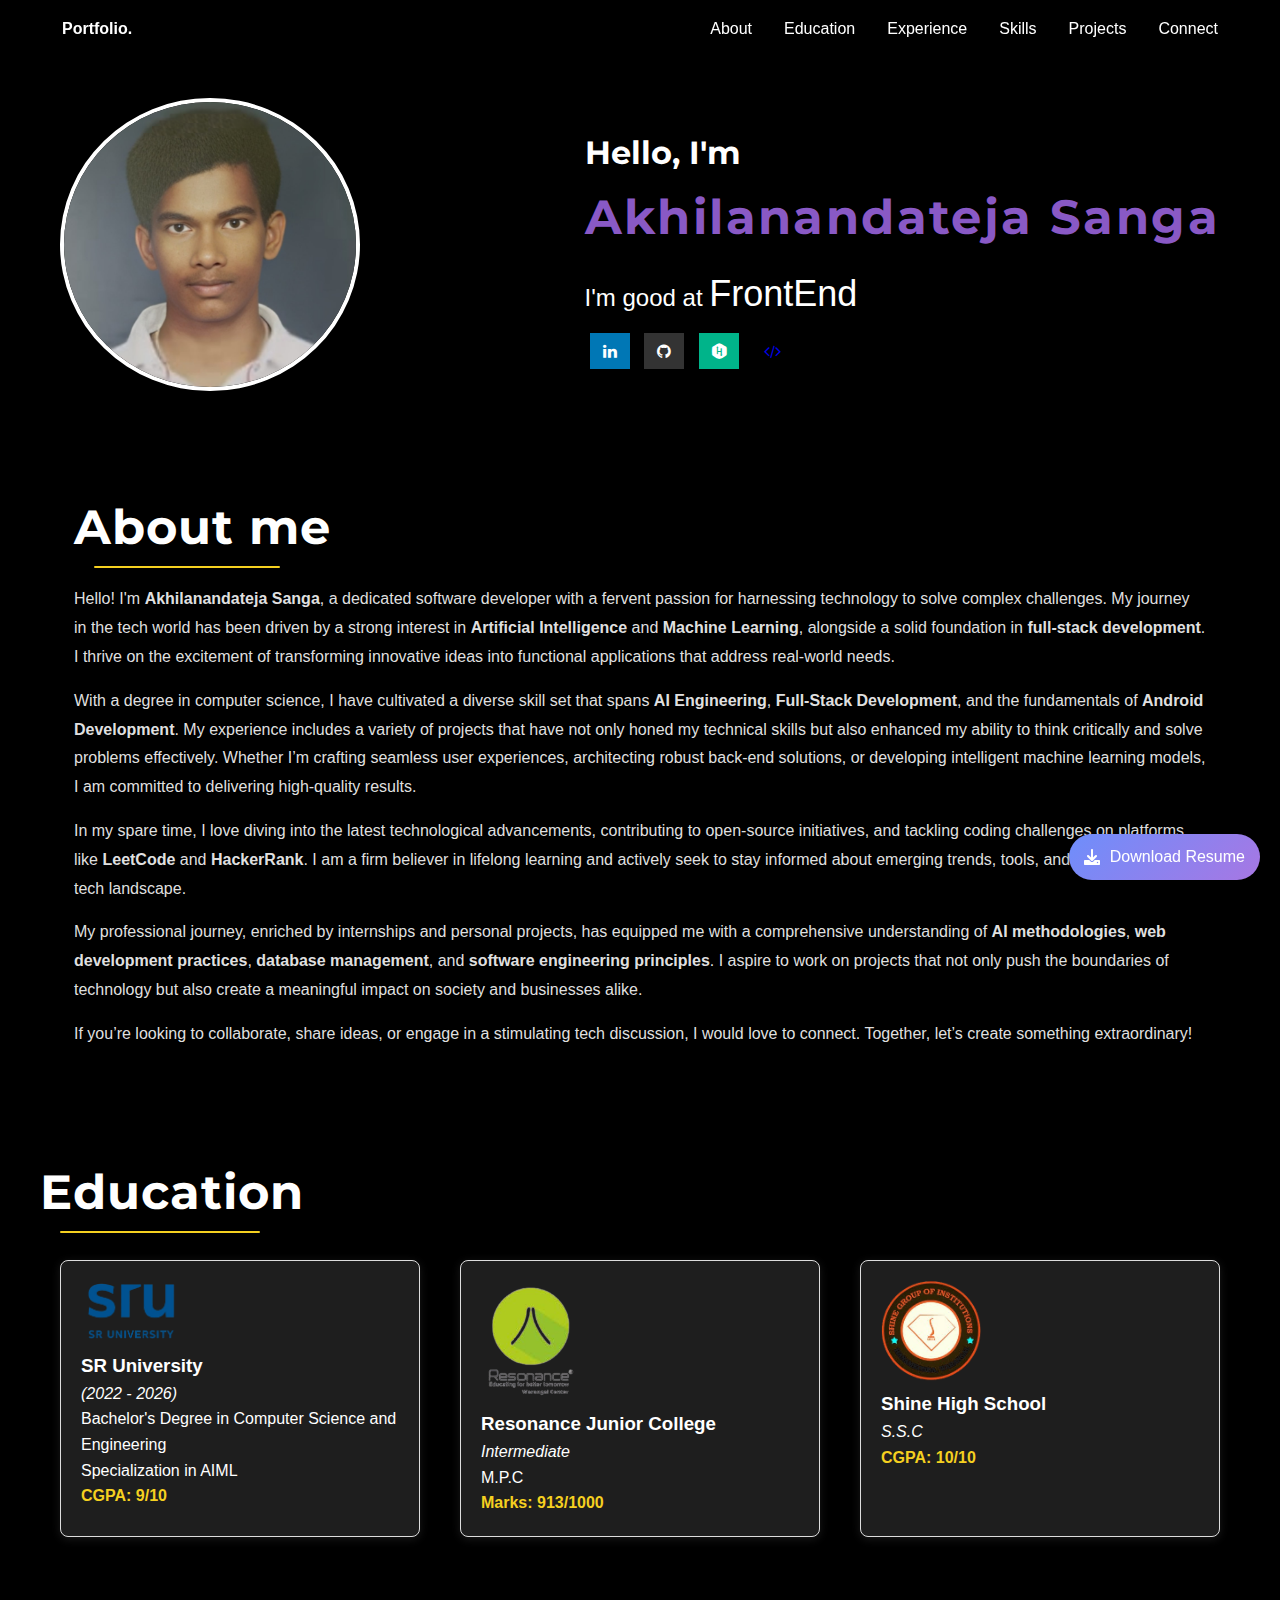
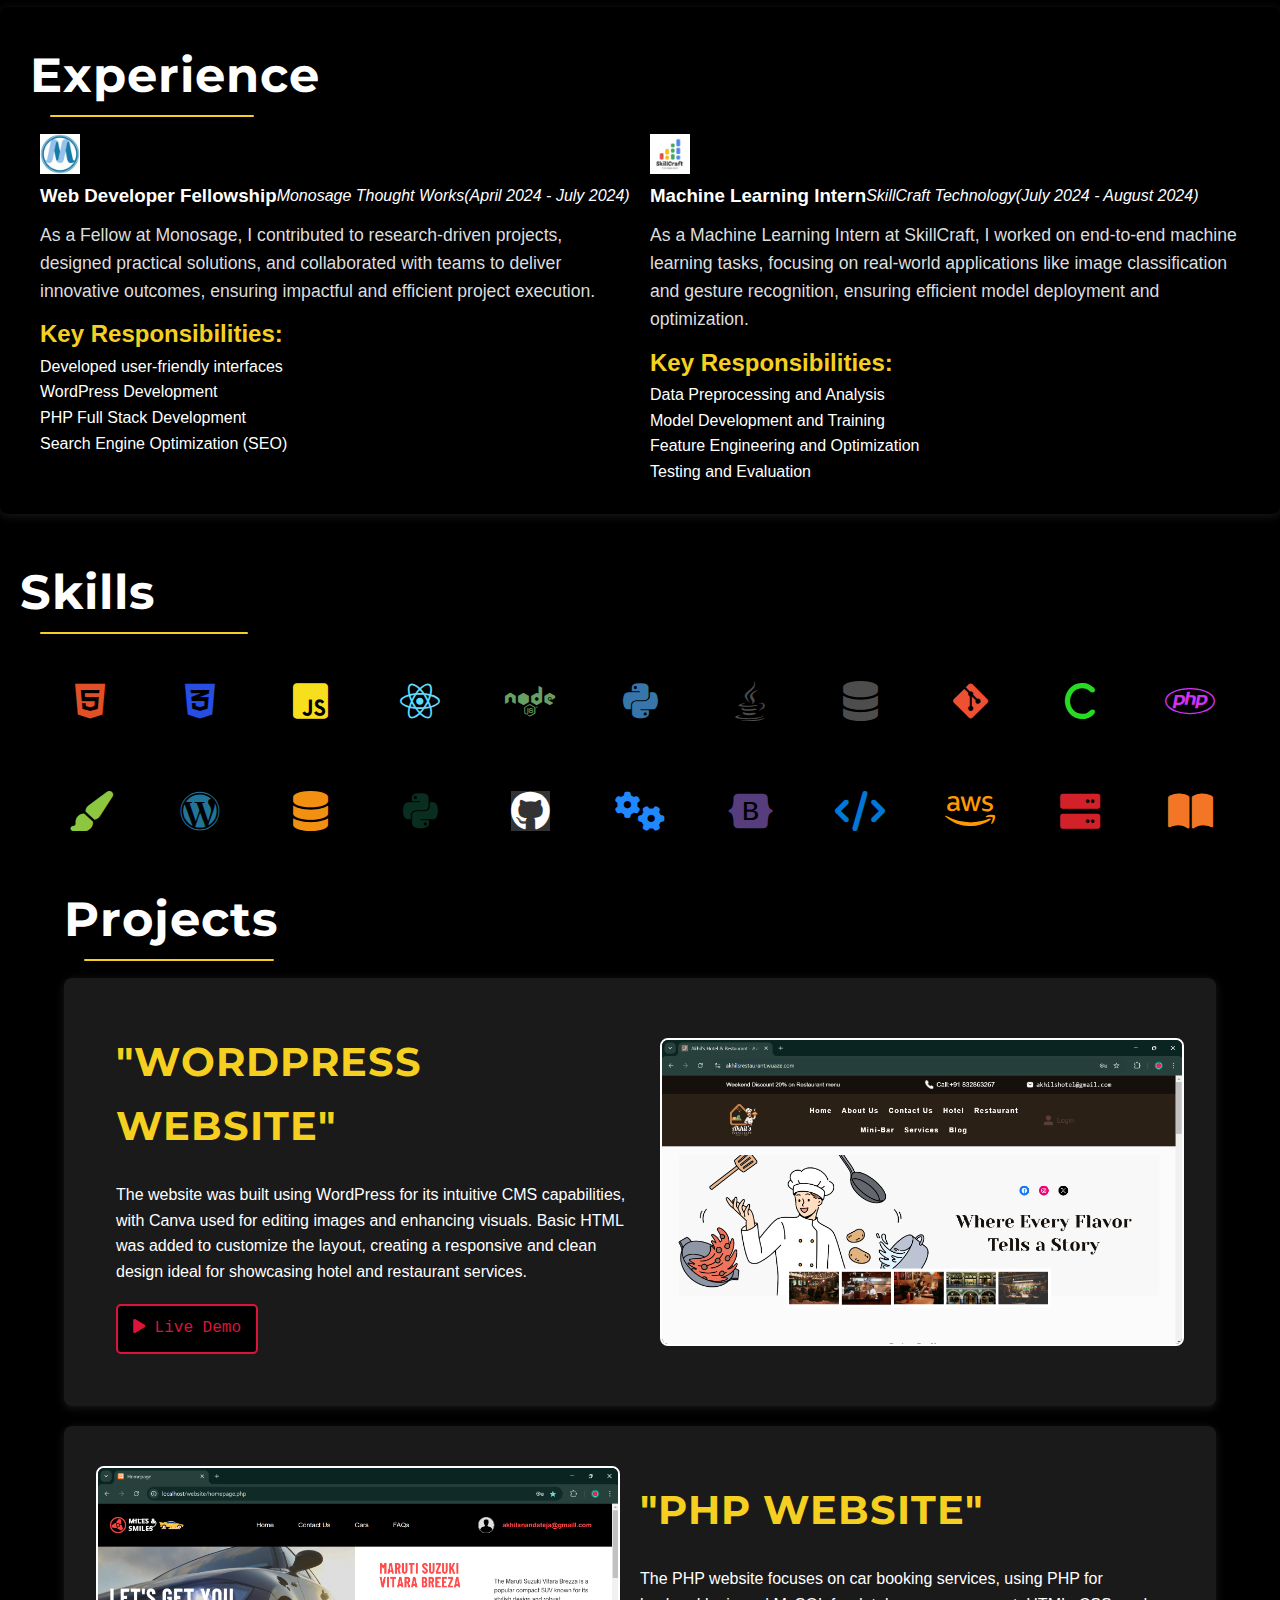
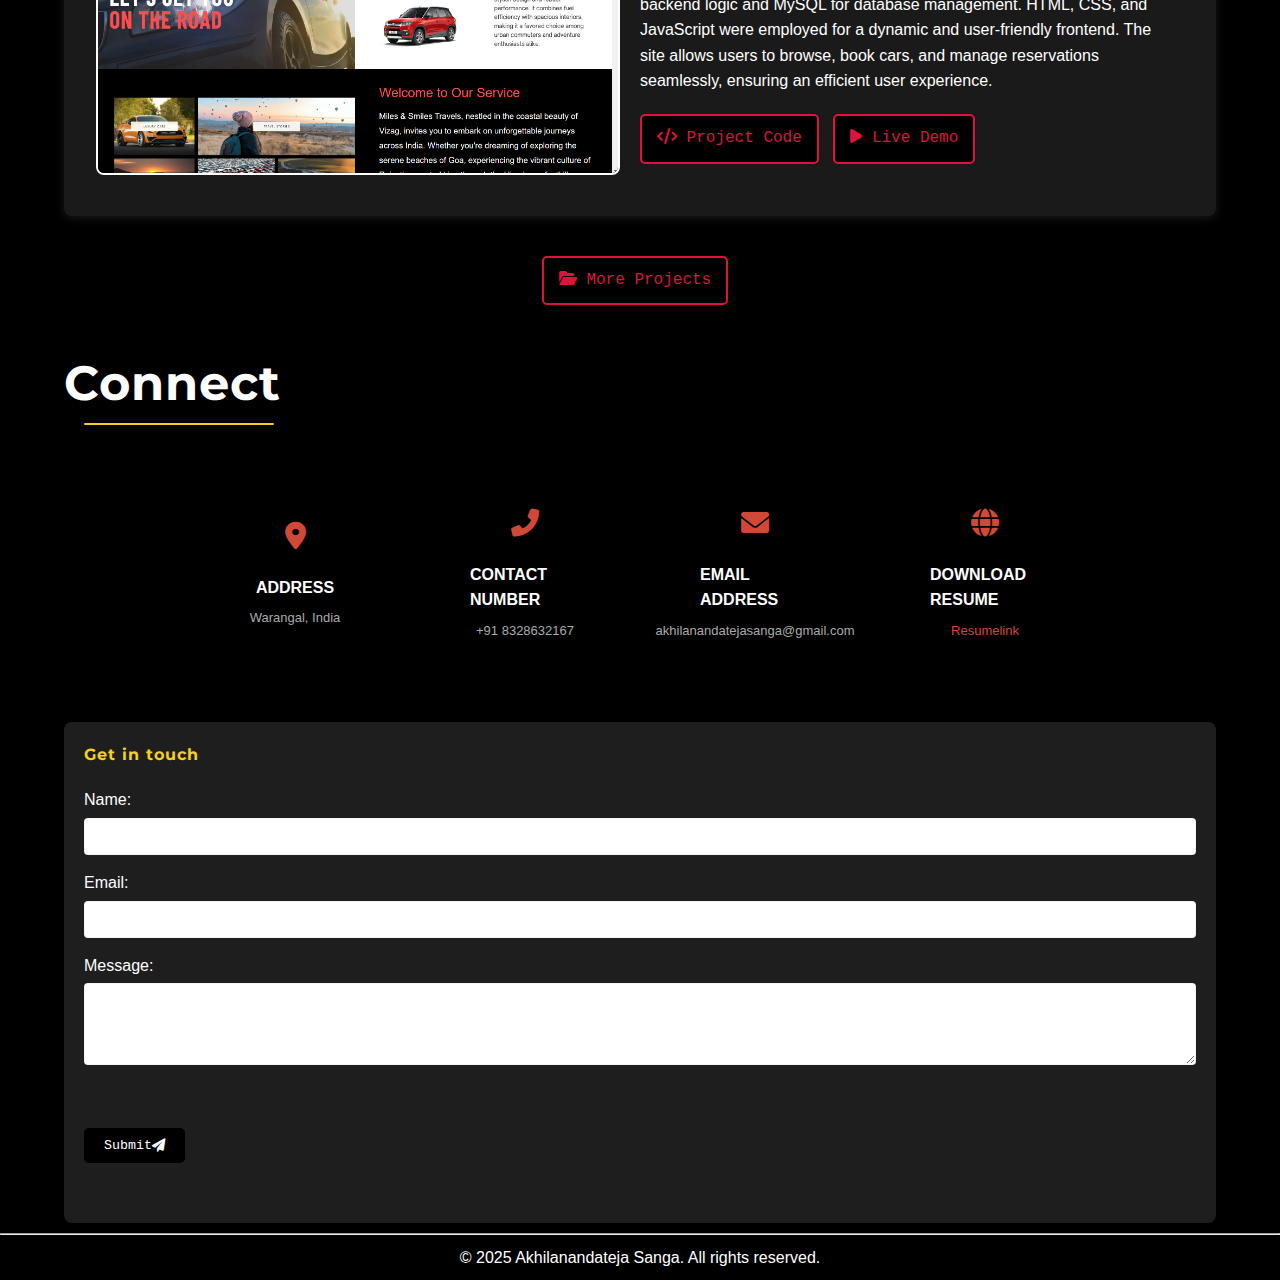
<file: index.html>
<!DOCTYPE html>
<html lang="en">
<head>
  <meta property="og:title" content="Portfolio | Akhilanandateja" />
  <meta property="og:description" content="Portfolio of Akhilanandateja" />
  <meta property="og:image" content="aki.png" />
  <meta property="og:url" content="https://akhilanandateja.github.io/portfolio/" />
  <meta property="og:type" content="website" />
  <meta charset="UTF-8">
  <meta name="viewport" content="width=device-width, initial-scale=1.0">
  <title>Portfolio | Akhilanandateja</title>
  <!-- Favicon -->
  <link rel="icon" type="image/png" href="aki.png">
  <link rel="stylesheet" href="https://cdnjs.cloudflare.com/ajax/libs/font-awesome/6.0.0-beta3/css/all.min.css"> <!-- Font Awesome -->
  <link rel="stylesheet" href="style.css">
  <script src="script.js" defer></script>
  <link href="https://fonts.googleapis.com/css2?family=Montserrat:wght@700&display=swap" rel="stylesheet">
  <link rel="stylesheet" href="https://cdnjs.cloudflare.com/ajax/libs/font-awesome/4.7.0/css/font-awesome.min.css">
</head>
<body>
  <!-- Header -->
 <nav id="navbar">
        <div class="nav-content">
           <a href="#" style="color: white; font-family: 'Poppins', sans-serif; font-weight: bold; text-decoration: none;">Portfolio<b>.</b></a>

            <div class="hamburger" onclick="toggleMenu()">
                <div></div>
                <div></div>
                <div></div>
            </div>
            <ul class="nav-links">
                <li><a href="#about">About</a></li>
                <li><a href="#education">Education</a></li>
               <li><a href="#experience">Experience</a></li>
              <li><a href="#skills">Skills</a></li>
                <li><a href="#projects">Projects</a></li>
                <li><a href="#connect">Connect</a></li>
            </ul>
        </div>
    </nav>

 
  <!-- Hero Section -->
<div class="hero">
  <div class="image-container">
    <img src="aki.png" alt="Akhilanandateja">
  </div>
  <div class="text-content">
    <h2>Hello, I'm</h2>
    <div class="title"><h1>Akhilanandateja Sanga</h1></div>
    <p class="skills1">I'm good at <span id="typed-line" class="skills"></span></p>
    
    <!-- Social Links Section -->
    <a href="#" class="fa fa-linkedin" data-name="LinkedIn"></a>
    <a href="#" class="fa fa-github" data-name="GitHub"></a>
    <a href="#" class="fa fa-hackerrank" data-name="HackerRank"></a>
    <a href="#" class="fa fa-code" data-name="Leet Code"></a>

  </div>
</div>

  <!-- Go to Top Button -->
  <a href="#top" class="go-to-top-button" id="go-to-top">
    <i class="fas fa-arrow-up"></i>
  </a>

  <!-- Download Resume Button -->
  <a href="https://drive.google.com/file/d/1g9Tlz3g3hedWVOU_axLeQ2ks5ulNiocl/view?usp=sharing" target="_blank" class="download-resume-button">
    <i class="fas fa-download"></i> Download Resume
  </a>

  <!-- About Section -->
  <div class="about-me" id="about">
    <div class="pro-h2"><h2>About me</h2></div>
    <p class="about-description">
      Hello! I'm <strong class="highlight">Akhilanandateja Sanga</strong>, a dedicated software developer with a fervent passion for harnessing technology to solve complex challenges. My journey in the tech world has been driven by a strong interest in <strong class="highlight">Artificial Intelligence</strong> and <strong class="highlight">Machine Learning</strong>, alongside a solid foundation in <strong class="highlight">full-stack development</strong>. I thrive on the excitement of transforming innovative ideas into functional applications that address real-world needs.
    </p>
    <p class="about-description">
      With a degree in computer science, I have cultivated a diverse skill set that spans <strong class="highlight">AI Engineering</strong>, <strong class="highlight">Full-Stack Development</strong>, and the fundamentals of <strong class="highlight">Android Development</strong>. My experience includes a variety of projects that have not only honed my technical skills but also enhanced my ability to think critically and solve problems effectively. Whether I’m crafting seamless user experiences, architecting robust back-end solutions, or developing intelligent machine learning models, I am committed to delivering high-quality results.
    </p>
    <p class="about-description">
      In my spare time, I love diving into the latest technological advancements, contributing to open-source initiatives, and tackling coding challenges on platforms like <strong class="highlight">LeetCode</strong> and <strong class="highlight">HackerRank</strong>. I am a firm believer in lifelong learning and actively seek to stay informed about emerging trends, tools, and frameworks in the tech landscape.
    </p>
    <p class="about-description">
      My professional journey, enriched by internships and personal projects, has equipped me with a comprehensive understanding of <strong class="highlight">AI methodologies</strong>, <strong class="highlight">web development practices</strong>, <strong class="highlight">database management</strong>, and <strong class="highlight">software engineering principles</strong>. I aspire to work on projects that not only push the boundaries of technology but also create a meaningful impact on society and businesses alike.
    </p>
    <p class="about-description">
      If you’re looking to collaborate, share ideas, or engage in a stimulating tech discussion, I would love to connect. Together, let’s create something extraordinary!
    </p>
  </div>
  
  <!-- Education section -->
  <div class="education-section" id="education">
    <div class="pro-h2"><h2>Education</h2></div>
    <div class="education-cards">
      <div class="education-card">
        <img src="sr.png" alt="SR University" class="school-image">
        <h3>SR University</h3>
        <p class="duration"><em>(2022 - 2026)</em></p>
        <p class="degree">Bachelor's Degree in Computer Science and Engineering</p>
        <p class="degree">Specialization in AIML</p>
        <p class="grade">CGPA: 9/10</p>
      </div>
      <div class="education-card">
        <img src="resonance.png" alt="Resonance Junior College" class="school-image">
        <h3>Resonance Junior College</h3>
        <p class="duration"><em>Intermediate</em></p>
        <p class="degree">M.P.C</p>
        <p class="grade">Marks: 913/1000</p>
      </div>
      <div class="education-card">
        <img src="shine.png" alt="Shine High School" class="school-image">
        <h3>Shine High School</h3>
        <p class="duration"><em>S.S.C</em></p>
        <p class="grade">CGPA: 10/10</p>
      </div>
    </div>
  </div>

  <!-- Experience Section -->
  <div class="experience-section" id="experience">
    <div class="pro-h2"><h2>Experience</h2></div>
    <div class="experience-content">
      <div class="experience-details">
        <img src="monosage.jpeg" alt="XYZ Company Logo" class="experience-logo">
        <div class="experience-inline">
          <h3><strong>Web Developer Fellowship</strong></h3>
          <p><em>Monosage Thought Works</em></p>
          <p><em>(April 2024 - July 2024)</em></p>
        </div>
        <p class="role-description">As a Fellow at Monosage, I contributed to research-driven projects, designed practical solutions, and collaborated with teams to deliver innovative outcomes, ensuring impactful and efficient project execution.</p>
        <ul class="responsibilities-list">
          <h4 class="responsibilities-title"><strong>Key Responsibilities:</strong></h4>
          <li class="responsibility-item">Developed user-friendly interfaces</li>
          <li class="responsibility-item">WordPress Development</li>
          <li class="responsibility-item">PHP Full Stack Development</li>
          <li class="responsibility-item">Search Engine Optimization (SEO)</li>
        </ul>
      </div>
      <div class="experience-details">
        <img src="skill.jpeg" alt="ABC Solutions Logo" class="experience-logo">
        <div class="experience-inline">
          <h3><strong>Machine Learning Intern</strong></h3>
          <p><em>SkillCraft Technology</em></p>
          <p><em>(July 2024 - August 2024)</em></p>
        </div>
        <p class="role-description">As a Machine Learning Intern at SkillCraft, I worked on end-to-end machine learning tasks, focusing on real-world applications like image classification and gesture recognition, ensuring efficient model deployment and optimization.</p>
        <ul class="responsibilities-list">
          <h4 class="responsibilities-title"><strong>Key Responsibilities:</strong></h4>
          <li class="responsibility-item">Data Preprocessing and Analysis</li>
          <li class="responsibility-item">Model Development and Training</li>
          <li class="responsibility-item">Feature Engineering and Optimization</li>
          <li class="responsibility-item">Testing and Evaluation</li>
        </ul>
      </div>
    </div>
  </div>

  <!-- Skills Section -->
  <section id="skills" class="skills-section">
    <div class="pro-h2"><h2>Skills</h2></div>
    <div class="skills-container">
      <div class="skill-item">
        <i class="fab fa-html5 skill-icon" style="color: #e34f26;"></i>
        <span class="skill-name">HTML</span>
      </div>
      <div class="skill-item">
        <i class="fab fa-css3-alt skill-icon" style="color: #264de4;"></i>
        <span class="skill-name">CSS</span>
      </div>
      <div class="skill-item">
        <i class="fab fa-js-square skill-icon" style="color: #f7df1e;"></i>
        <span class="skill-name">JavaScript</span>
      </div>
      <div class="skill-item">
        <i class="fab fa-react skill-icon" style="color: #61dafb;"></i>
        <span class="skill-name">React</span>
      </div>
      <div class="skill-item">
        <i class="fab fa-node skill-icon" style="color: #68a063;"></i>
        <span class="skill-name">Node.js</span>
      </div>
      <div class="skill-item">
        <i class="fab fa-python skill-icon" style="color: #3776ab;"></i>
        <span class="skill-name">Python</span>
      </div>
      <div class="skill-item">
        <i class="fab fa-java skill-icon" style="color: #4d4d4d;"></i>
        <span class="skill-name">Java</span>
      </div>
      <div class="skill-item">
        <i class="fas fa-database skill-icon" style="color: #4d4d4d;"></i>
        <span class="skill-name">SQL</span>
      </div>
      <div class="skill-item">
        <i class="fab fa-git-alt skill-icon" style="color: #f05032;"></i>
        <span class="skill-name">Git</span>
      </div>
      <div class="skill-item">
        <i class="fab fa-c skill-icon" style="color: #28db22;"></i>
        <span class="skill-name">C</span>
      </div>
      <div class="skill-item">
        <i class="fab fa-php skill-icon" style="color: #d032f0;"></i>
        <span class="skill-name">PHP</span>
      </div>
      <div class="skill-item">
        <i class="fas fa-paint-brush skill-icon" style="color: #8dc73f;"></i>
        <span class="skill-name">Canva</span>
      </div>
      <div class="skill-item">
        <i class="fab fa-wordpress skill-icon" style="color: #21759b;"></i>
        <span class="skill-name">WordPress</span>
      </div>
      <div class="skill-item">
        <i class="fas fa-database skill-icon" style="color: #f29111;"></i>
        <span class="skill-name">MySQL</span>
      </div>
      <div class="skill-item">
        <i class="fab fa-python skill-icon" style="color: #092e20;"></i>
        <span class="skill-name">Django</span>
      </div>
      <div class="skill-item">
        <i class="fab fa-github skill-icon" style="color: #ffffff;"></i>
        <span class="skill-name">GitHub</span>
      </div>
      <div class="skill-item">
        <i class=" fas fa-cogs skill-icon" style="color: #2088ff;"></i>
        <span class="skill-name">GitHub Actions</span>
      </div>
      <div class="skill-item">
        <i class="fab fa-bootstrap skill-icon" style="color: #563d7c;"></i>
        <span class="skill-name">Bootstrap</span>
      </div>
      <div class="skill-item">
        <i class="fas fa-code skill-icon" style="color: #0078d7;"></i>
        <span class="skill-name">Visual Studio</span>
      </div>
      <div class="skill-item">
        <i class="fab fa-aws skill-icon" style="color: #ff9900;"></i>
        <span class="skill-name">AWS</span>
      </div>
      <div class="skill-item">
        <i class="fas fa-server skill-icon" style="color: #d22128;"></i>
        <span class="skill-name">Apache</span>
      </div>
      <div class="skill-item">
        <i class="fas fa-book-open skill-icon" style="color: #f37626;"></i>
        <span class="skill-name">Jupyter Notebook</span>
      </div>
    </div>
  </section>

  <!-- Projects Section -->
  <div class="container" id="projects">
    <div class="pro-h2"><h2>Projects</h2></div>
    <div class="section">
      <div class="left">
        <h2>"WordPress Website"</h2>
        <p>The website was built using WordPress for its intuitive CMS capabilities, with Canva used for editing images and enhancing visuals. Basic HTML was added to customize the layout, creating a responsive and clean design ideal for showcasing hotel and restaurant services.</p>
        <div class="buttons">
          <a href="https://www.akhilsrestaurant.wuaze.com/" class="btn more-btn" target="_blank" rel="noopener noreferrer">
            <i class="fas fa-play"></i> Live Demo
          </a>
        </div>
      </div>
      <div class="right">
        <img src="restaurant.png" alt="Project Image 1">
      </div>
    </div>
    <div class="section">
      <div class="right">
        <img src="car_rental.png" alt="Project Image 2">
      </div>
      <div class="left">
        <h2>"PHP Website"</h2>
        <p>The PHP website focuses on car booking services, using PHP for backend logic and MySQL for database management. HTML, CSS, and JavaScript were employed for a dynamic and user-friendly frontend. The site allows users to browse, book cars, and manage reservations seamlessly, ensuring an efficient user experience.</p>
        <div class="buttons">
          <a href="https://github.com/Akhilanandateja/miles-smiles" class="btn more-btn" target="_blank" rel="noopener noreferrer">
            <i class="fas fa-code"></i> Project Code
          </a>
          <a href="https://miles-smiles.wuaze.com/" class="btn more-btn" target="_blank" rel="noopener noreferrer">
            <i class="fas fa-play"></i> Live Demo
          </a>
        </div>
      </div>
    </div>

    <div class="more-projects">
      <a href="https://github.com/Akhilanandateja" class="btn more-btn" target="_blank" rel="noopener noreferrer">
        <i class="fas fa-folder-open"></i> More Projects
      </a>
    </div>
  </div>
  
  <!-- Contact Section -->
<div class="container" id="connect">
  <div class="pro-h2"><h2>Connect</h2></div>
  <div class="contact-section">
    <div class="contact-item">
      <div class="icon"><i class="fas fa-map-marker-alt"></i></div>
      <h3>ADDRESS</h3>
      <p>Warangal, India</p>
    </div>
    <div class="contact-item">
      <div class="icon"><i class="fas fa-phone-alt"></i></div>
      <h3>CONTACT NUMBER</h3>
      <p>+91 8328632167</p>
    </div>
    <div class="contact-item">
      <div class="icon"><i class="fas fa-envelope"></i></div>
      <h3>EMAIL ADDRESS</h3>
      <p>akhilanandatejasanga@gmail.com</p>
    </div>
    <div class="contact-item">
      <div class="icon"><i class="fas fa-globe"></i></div>
      <h3>DOWNLOAD RESUME</h3>
      <p><a href="#" target="_blank">Resumelink</a></p>
    </div>
  </div>
  
  <div class="contact-content">
    <div class="email-message">
      <h2>Get in touch</h2>
      <form>
        <label for="name">Name:</label>
        <input type="text" id="name" name="name" required>
        
        <label for="email">Email:</label>
        <input type="email" id="email" name="email" required>
        
        <label for="message">Message:</label>
        <textarea id="message" name="message" rows="4" required></textarea>
        
        <div class="more-projects">
          <button type="submit" class="btn more-btn">
            Submit <i class="fas fa-paper-plane"></i>
          </button>
        </div>
      </form>
    </div>
  </div>
</div>
  <hr>
  <footer>
    <div class="footer-content">
      <p>&copy; 2025 Akhilanandateja Sanga. All rights reserved.</p>
    </div>
  </footer>
</body>
</html>
</file>
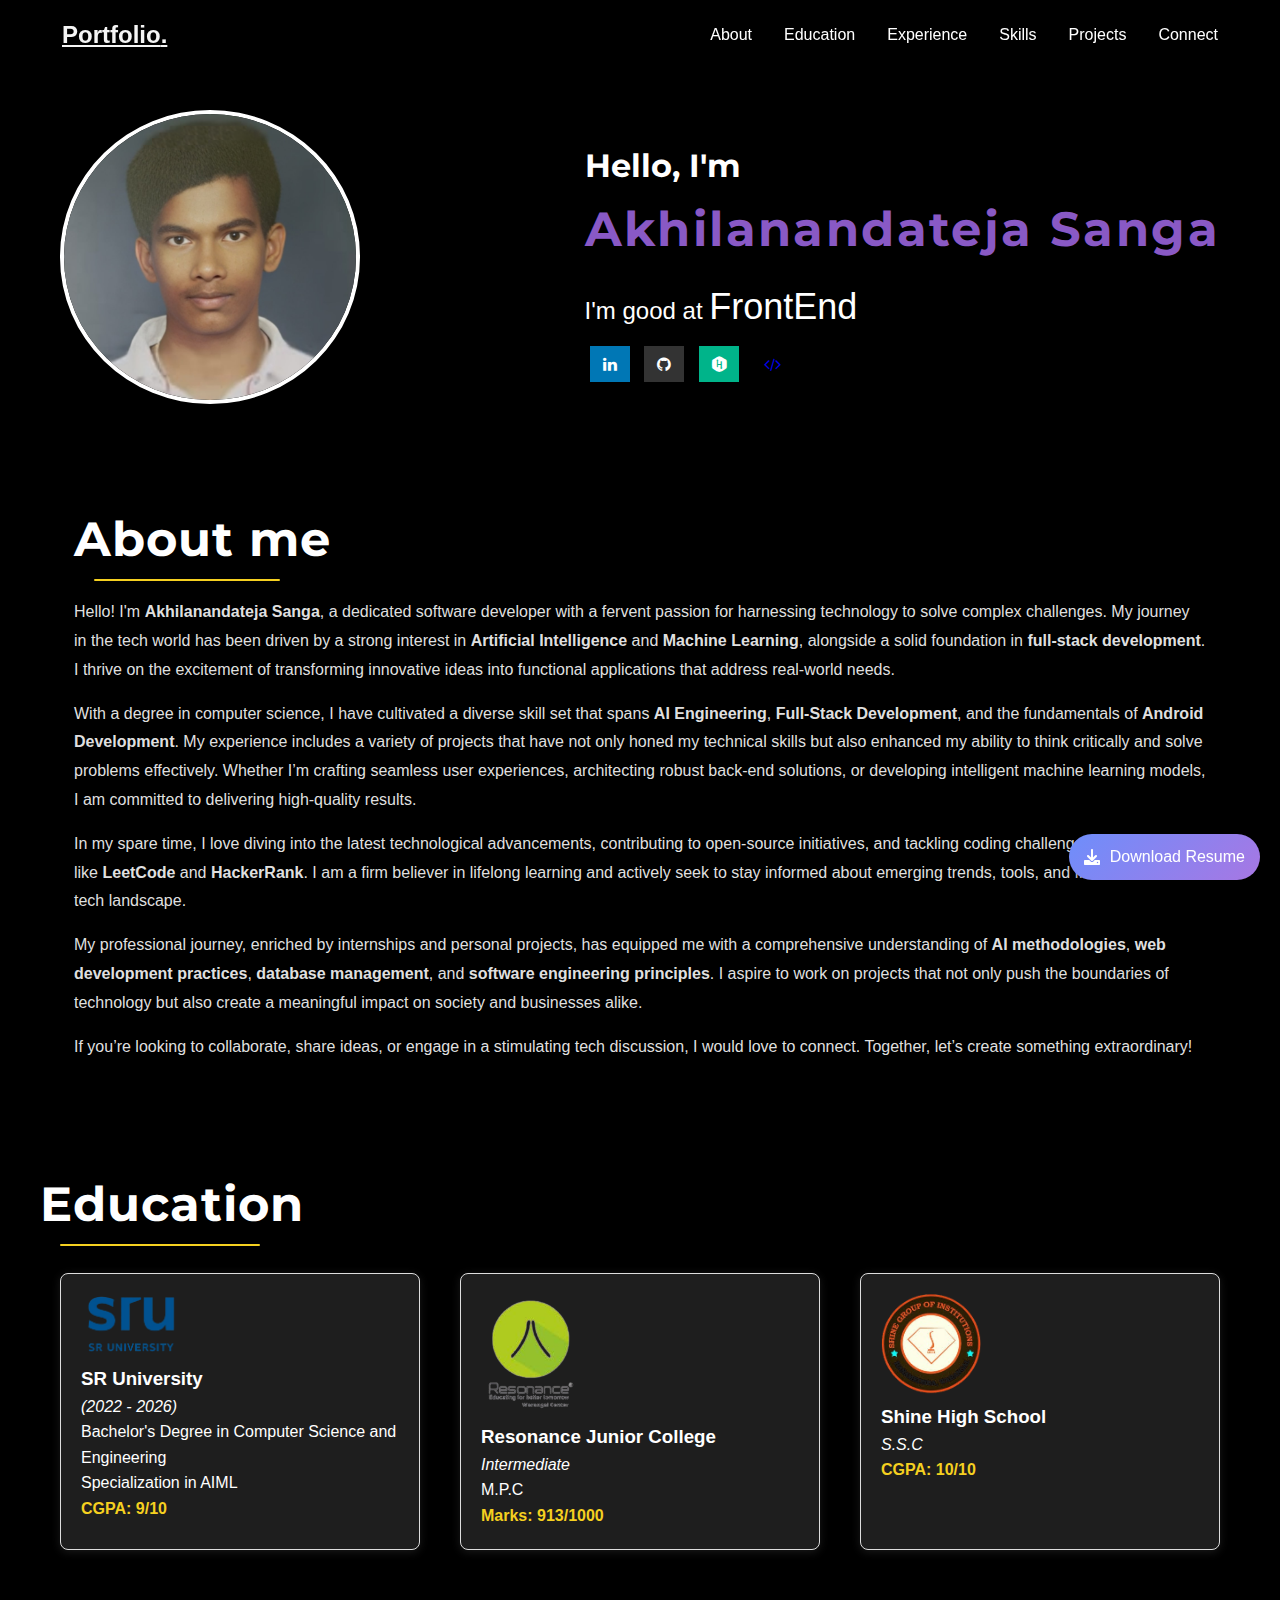
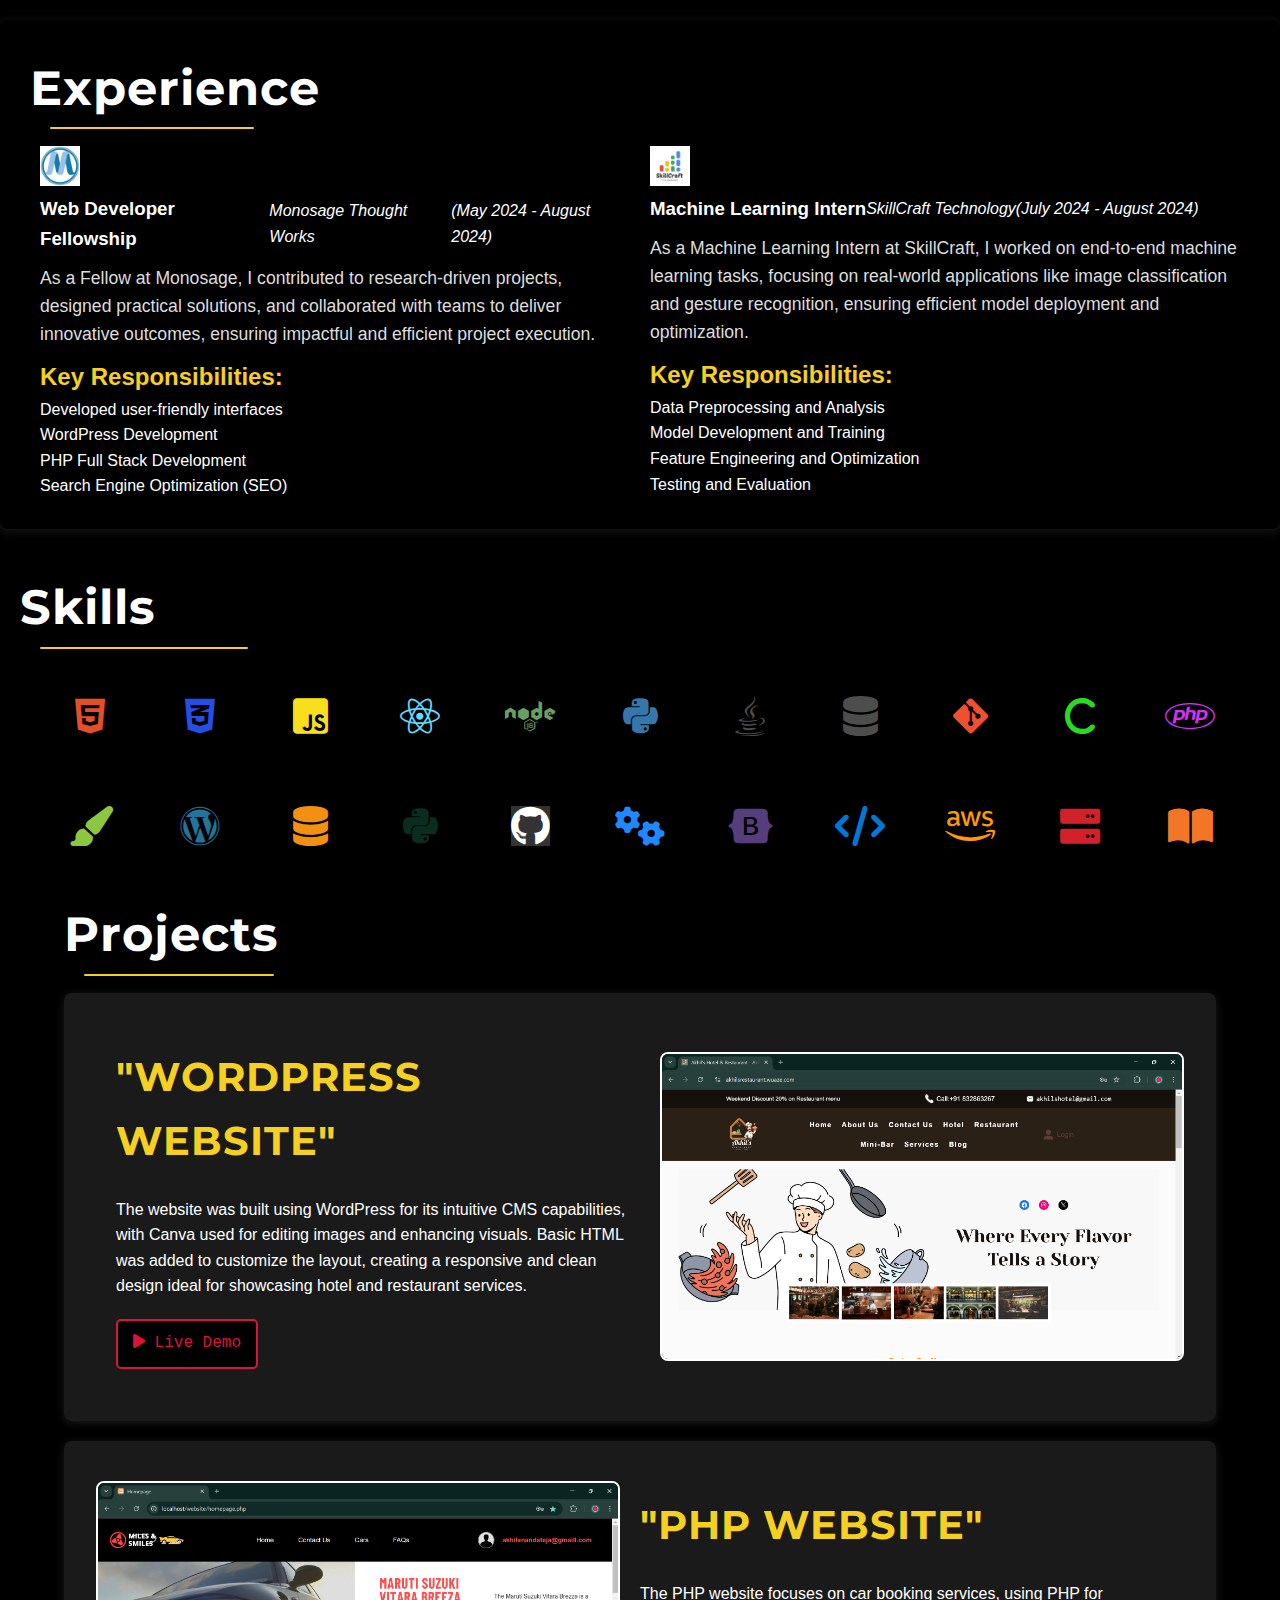
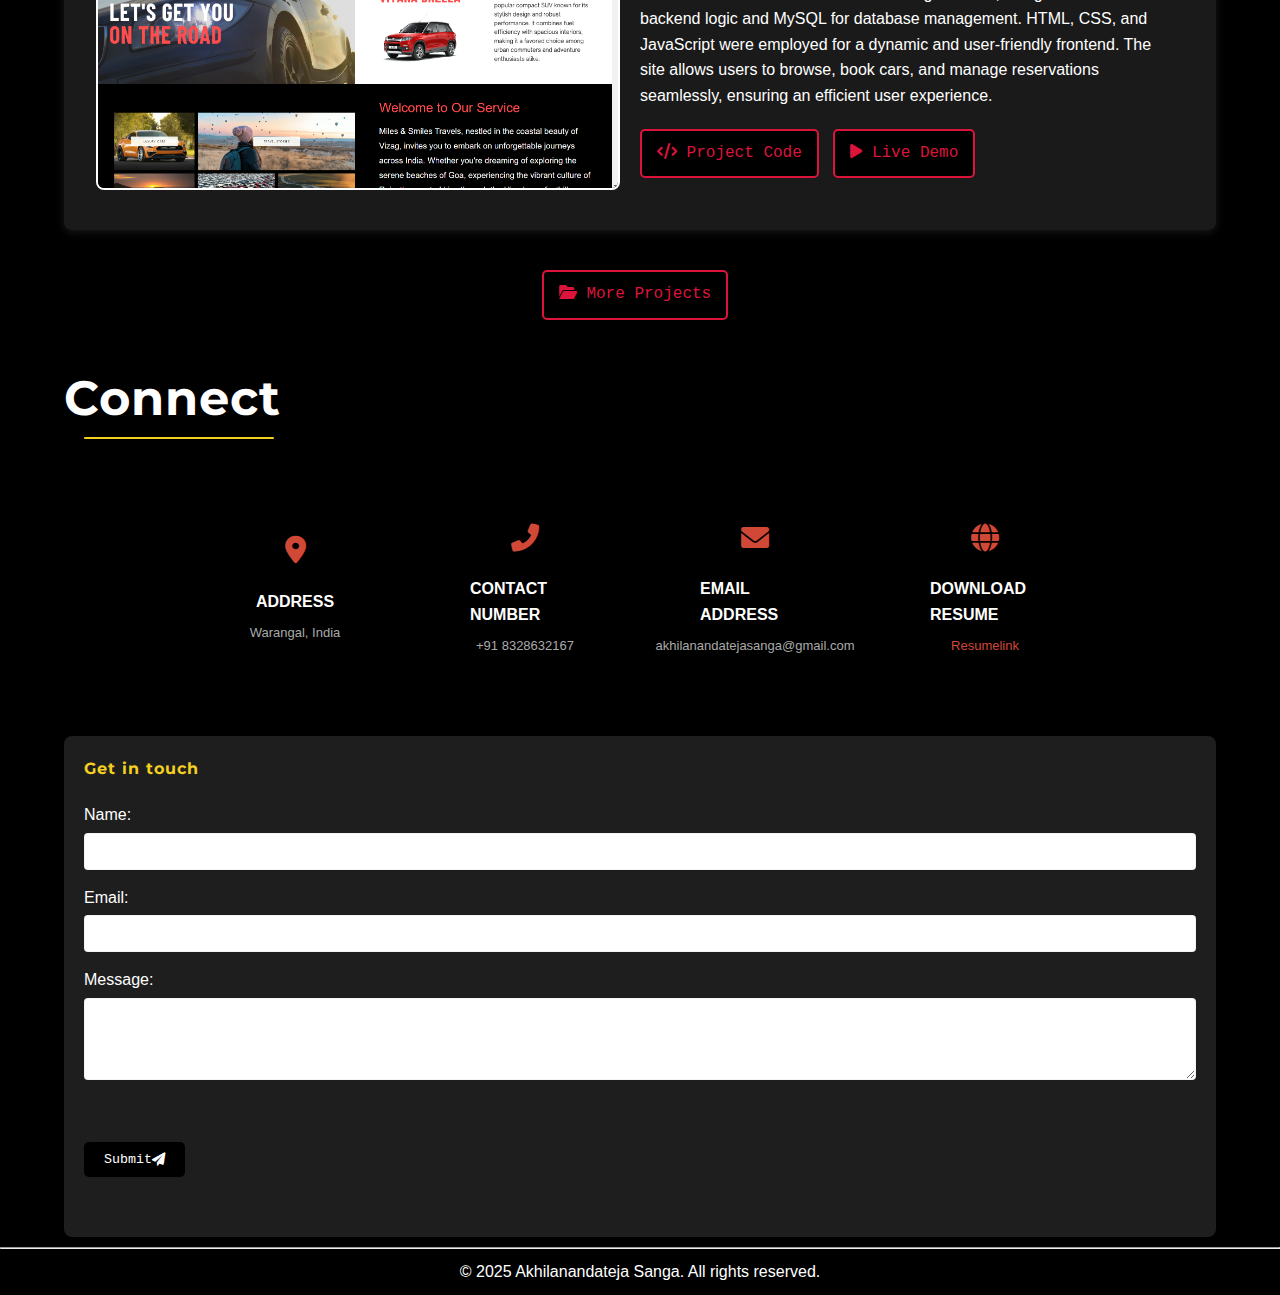
<file: index (3).html>
<!DOCTYPE html>
<html lang="en">
<head>
  <meta property="og:title" content="Portfolio | Akhilanandateja" />
  <meta property="og:description" content="Portfolio of Akhilanandateja" />
  <meta property="og:image" content="aki.png" />
  <meta property="og:url" content="https://akhilanandateja.github.io/portfolio/" />
  <meta property="og:type" content="website" />
  <meta charset="UTF-8">
  <meta name="viewport" content="width=device-width, initial-scale=1.0">
  <title>Portfolio | Akhilanandateja</title>
  <!-- Favicon -->
  <link rel="icon" type="image/png" href="aki.png">
  <link rel="stylesheet" href="https://cdnjs.cloudflare.com/ajax/libs/font-awesome/6.0.0-beta3/css/all.min.css"> <!-- Font Awesome -->
  <link rel="stylesheet" href="style.css">
  <script src="script.js" defer></script>
  <link href="https://fonts.googleapis.com/css2?family=Montserrat:wght@700&display=swap" rel="stylesheet">
  <link rel="stylesheet" href="https://cdnjs.cloudflare.com/ajax/libs/font-awesome/4.7.0/css/font-awesome.min.css">
</head>
<body>
  <!-- Header -->
 <nav id="navbar">
        <div class="nav-content">
            <a href="https://akhilanandateja.github.io/portfolio/" class="logo">Portfolio<b>.</b></a>
            <div class="hamburger" onclick="toggleMenu()">
                <div></div>
                <div></div>
                <div></div>
            </div>
            <ul class="nav-links">
                <li><a href="#about">About</a></li>
                <li><a href="#education">Education</a></li>
               <li><a href="#experience">Experience</a></li>
              <li><a href="#skills">Skills</a></li>
                <li><a href="#projects">Projects</a></li>
                <li><a href="#connect">Connect</a></li>
            </ul>
        </div>
    </nav>

 
  <!-- Hero Section -->
<div class="hero">
  <div class="image-container">
    <img src="aki.png" alt="Akhilanandateja">
  </div>
  <div class="text-content">
    <h2>Hello, I'm</h2>
    <div class="title"><h1>Akhilanandateja Sanga</h1></div>
    <p class="skills1">I'm good at <span id="typed-line" class="skills"></span></p>
    
    <!-- Social Links Section -->
    <a href="#" class="fa fa-linkedin" data-name="LinkedIn"></a>
    <a href="#" class="fa fa-github" data-name="GitHub"></a>
    <a href="#" class="fa fa-hackerrank" data-name="HackerRank"></a>
    <a href="#" class="fa fa-code" data-name="Leet Code"></a>

  </div>
</div>

  <!-- Go to Top Button -->
  <a href="#top" class="go-to-top-button" id="go-to-top">
    <i class="fas fa-arrow-up"></i>
  </a>

  <!-- Download Resume Button -->
  <a href="https://drive.google.com/file/d/1g9Tlz3g3hedWVOU_axLeQ2ks5ulNiocl/view?usp=sharing" target="_blank" class="download-resume-button">
    <i class="fas fa-download"></i> Download Resume
  </a>

  <!-- About Section -->
  <div class="about-me" id="about">
    <div class="pro-h2"><h2>About me</h2></div>
    <p class="about-description">
      Hello! I'm <strong class="highlight">Akhilanandateja Sanga</strong>, a dedicated software developer with a fervent passion for harnessing technology to solve complex challenges. My journey in the tech world has been driven by a strong interest in <strong class="highlight">Artificial Intelligence</strong> and <strong class="highlight">Machine Learning</strong>, alongside a solid foundation in <strong class="highlight">full-stack development</strong>. I thrive on the excitement of transforming innovative ideas into functional applications that address real-world needs.
    </p>
    <p class="about-description">
      With a degree in computer science, I have cultivated a diverse skill set that spans <strong class="highlight">AI Engineering</strong>, <strong class="highlight">Full-Stack Development</strong>, and the fundamentals of <strong class="highlight">Android Development</strong>. My experience includes a variety of projects that have not only honed my technical skills but also enhanced my ability to think critically and solve problems effectively. Whether I’m crafting seamless user experiences, architecting robust back-end solutions, or developing intelligent machine learning models, I am committed to delivering high-quality results.
    </p>
    <p class="about-description">
      In my spare time, I love diving into the latest technological advancements, contributing to open-source initiatives, and tackling coding challenges on platforms like <strong class="highlight">LeetCode</strong> and <strong class="highlight">HackerRank</strong>. I am a firm believer in lifelong learning and actively seek to stay informed about emerging trends, tools, and frameworks in the tech landscape.
    </p>
    <p class="about-description">
      My professional journey, enriched by internships and personal projects, has equipped me with a comprehensive understanding of <strong class="highlight">AI methodologies</strong>, <strong class="highlight">web development practices</strong>, <strong class="highlight">database management</strong>, and <strong class="highlight">software engineering principles</strong>. I aspire to work on projects that not only push the boundaries of technology but also create a meaningful impact on society and businesses alike.
    </p>
    <p class="about-description">
      If you’re looking to collaborate, share ideas, or engage in a stimulating tech discussion, I would love to connect. Together, let’s create something extraordinary!
    </p>
  </div>
  
  <!-- Education section -->
  <div class="education-section" id="education">
    <div class="pro-h2"><h2>Education</h2></div>
    <div class="education-cards">
      <div class="education-card">
        <img src="sr.png" alt="SR University" class="school-image">
        <h3>SR University</h3>
        <p class="duration"><em>(2022 - 2026)</em></p>
        <p class="degree">Bachelor's Degree in Computer Science and Engineering</p>
        <p class="degree">Specialization in AIML</p>
        <p class="grade">CGPA: 9/10</p>
      </div>
      <div class="education-card">
        <img src="resonance.png" alt="Resonance Junior College" class="school-image">
        <h3>Resonance Junior College</h3>
        <p class="duration"><em>Intermediate</em></p>
        <p class="degree">M.P.C</p>
        <p class="grade">Marks: 913/1000</p>
      </div>
      <div class="education-card">
        <img src="shine.png" alt="Shine High School" class="school-image">
        <h3>Shine High School</h3>
        <p class="duration"><em>S.S.C</em></p>
        <p class="grade">CGPA: 10/10</p>
      </div>
    </div>
  </div>

  <!-- Experience Section -->
  <div class="experience-section" id="experience">
    <div class="pro-h2"><h2>Experience</h2></div>
    <div class="experience-content">
      <div class="experience-details">
        <img src="monosage.jpeg" alt="XYZ Company Logo" class="experience-logo">
        <div class="experience-inline">
          <h3><strong>Web Developer Fellowship</strong></h3>
          <p><em>Monosage Thought Works</em></p>
          <p><em>(May 2024 - August 2024)</em></p>
        </div>
        <p class="role-description">As a Fellow at Monosage, I contributed to research-driven projects, designed practical solutions, and collaborated with teams to deliver innovative outcomes, ensuring impactful and efficient project execution.</p>
        <ul class="responsibilities-list">
          <h4 class="responsibilities-title"><strong>Key Responsibilities:</strong></h4>
          <li class="responsibility-item">Developed user-friendly interfaces</li>
          <li class="responsibility-item">WordPress Development</li>
          <li class="responsibility-item">PHP Full Stack Development</li>
          <li class="responsibility-item">Search Engine Optimization (SEO)</li>
        </ul>
      </div>
      <div class="experience-details">
        <img src="skill.jpeg" alt="ABC Solutions Logo" class="experience-logo">
        <div class="experience-inline">
          <h3><strong>Machine Learning Intern</strong></h3>
          <p><em>SkillCraft Technology</em></p>
          <p><em>(July 2024 - August 2024)</em></p>
        </div>
        <p class="role-description">As a Machine Learning Intern at SkillCraft, I worked on end-to-end machine learning tasks, focusing on real-world applications like image classification and gesture recognition, ensuring efficient model deployment and optimization.</p>
        <ul class="responsibilities-list">
          <h4 class="responsibilities-title"><strong>Key Responsibilities:</strong></h4>
          <li class="responsibility-item">Data Preprocessing and Analysis</li>
          <li class="responsibility-item">Model Development and Training</li>
          <li class="responsibility-item">Feature Engineering and Optimization</li>
          <li class="responsibility-item">Testing and Evaluation</li>
        </ul>
      </div>
    </div>
  </div>

  <!-- Skills Section -->
  <section id="skills" class="skills-section">
    <div class="pro-h2"><h2>Skills</h2></div>
    <div class="skills-container">
      <div class="skill-item">
        <i class="fab fa-html5 skill-icon" style="color: #e34f26;"></i>
        <span class="skill-name">HTML</span>
      </div>
      <div class="skill-item">
        <i class="fab fa-css3-alt skill-icon" style="color: #264de4;"></i>
        <span class="skill-name">CSS</span>
      </div>
      <div class="skill-item">
        <i class="fab fa-js-square skill-icon" style="color: #f7df1e;"></i>
        <span class="skill-name">JavaScript</span>
      </div>
      <div class="skill-item">
        <i class="fab fa-react skill-icon" style="color: #61dafb;"></i>
        <span class="skill-name">React</span>
      </div>
      <div class="skill-item">
        <i class="fab fa-node skill-icon" style="color: #68a063;"></i>
        <span class="skill-name">Node.js</span>
      </div>
      <div class="skill-item">
        <i class="fab fa-python skill-icon" style="color: #3776ab;"></i>
        <span class="skill-name">Python</span>
      </div>
      <div class="skill-item">
        <i class="fab fa-java skill-icon" style="color: #4d4d4d;"></i>
        <span class="skill-name">Java</span>
      </div>
      <div class="skill-item">
        <i class="fas fa-database skill-icon" style="color: #4d4d4d;"></i>
        <span class="skill-name">SQL</span>
      </div>
      <div class="skill-item">
        <i class="fab fa-git-alt skill-icon" style="color: #f05032;"></i>
        <span class="skill-name">Git</span>
      </div>
      <div class="skill-item">
        <i class="fab fa-c skill-icon" style="color: #28db22;"></i>
        <span class="skill-name">C</span>
      </div>
      <div class="skill-item">
        <i class="fab fa-php skill-icon" style="color: #d032f0;"></i>
        <span class="skill-name">PHP</span>
      </div>
      <div class="skill-item">
        <i class="fas fa-paint-brush skill-icon" style="color: #8dc73f;"></i>
        <span class="skill-name">Canva</span>
      </div>
      <div class="skill-item">
        <i class="fab fa-wordpress skill-icon" style="color: #21759b;"></i>
        <span class="skill-name">WordPress</span>
      </div>
      <div class="skill-item">
        <i class="fas fa-database skill-icon" style="color: #f29111;"></i>
        <span class="skill-name">MySQL</span>
      </div>
      <div class="skill-item">
        <i class="fab fa-python skill-icon" style="color: #092e20;"></i>
        <span class="skill-name">Django</span>
      </div>
      <div class="skill-item">
        <i class="fab fa-github skill-icon" style="color: #ffffff;"></i>
        <span class="skill-name">GitHub</span>
      </div>
      <div class="skill-item">
        <i class=" fas fa-cogs skill-icon" style="color: #2088ff;"></i>
        <span class="skill-name">GitHub Actions</span>
      </div>
      <div class="skill-item">
        <i class="fab fa-bootstrap skill-icon" style="color: #563d7c;"></i>
        <span class="skill-name">Bootstrap</span>
      </div>
      <div class="skill-item">
        <i class="fas fa-code skill-icon" style="color: #0078d7;"></i>
        <span class="skill-name">Visual Studio</span>
      </div>
      <div class="skill-item">
        <i class="fab fa-aws skill-icon" style="color: #ff9900;"></i>
        <span class="skill-name">AWS</span>
      </div>
      <div class="skill-item">
        <i class="fas fa-server skill-icon" style="color: #d22128;"></i>
        <span class="skill-name">Apache</span>
      </div>
      <div class="skill-item">
        <i class="fas fa-book-open skill-icon" style="color: #f37626;"></i>
        <span class="skill-name">Jupyter Notebook</span>
      </div>
    </div>
  </section>

  <!-- Projects Section -->
  <div class="container" id="projects">
    <div class="pro-h2"><h2>Projects</h2></div>
    <div class="section">
      <div class="left">
        <h2>"WordPress Website"</h2>
        <p>The website was built using WordPress for its intuitive CMS capabilities, with Canva used for editing images and enhancing visuals. Basic HTML was added to customize the layout, creating a responsive and clean design ideal for showcasing hotel and restaurant services.</p>
        <div class="buttons">
          <a href="https://www.akhilsrestaurant.wuaze.com/" class="btn more-btn" target="_blank" rel="noopener noreferrer">
            <i class="fas fa-play"></i> Live Demo
          </a>
        </div>
      </div>
      <div class="right">
        <img src="restaurant.png" alt="Project Image 1">
      </div>
    </div>
    <div class="section">
      <div class="right">
        <img src="car_rental.png" alt="Project Image 2">
      </div>
      <div class="left">
        <h2>"PHP Website"</h2>
        <p>The PHP website focuses on car booking services, using PHP for backend logic and MySQL for database management. HTML, CSS, and JavaScript were employed for a dynamic and user-friendly frontend. The site allows users to browse, book cars, and manage reservations seamlessly, ensuring an efficient user experience.</p>
        <div class="buttons">
          <a href="https://github.com/Akhilanandateja/miles-smiles" class="btn more-btn" target="_blank" rel="noopener noreferrer">
            <i class="fas fa-code"></i> Project Code
          </a>
          <a href="https://miles-smiles.wuaze.com/" class="btn more-btn" target="_blank" rel="noopener noreferrer">
            <i class="fas fa-play"></i> Live Demo
          </a>
        </div>
      </div>
    </div>

    <div class="more-projects">
      <a href="https://github.com/Akhilanandateja" class="btn more-btn" target="_blank" rel="noopener noreferrer">
        <i class="fas fa-folder-open"></i> More Projects
      </a>
    </div>
  </div>
  
  <!-- Contact Section -->
<div class="container" id="connect">
  <div class="pro-h2"><h2>Connect</h2></div>
  <div class="contact-section">
    <div class="contact-item">
      <div class="icon"><i class="fas fa-map-marker-alt"></i></div>
      <h3>ADDRESS</h3>
      <p>Warangal, India</p>
    </div>
    <div class="contact-item">
      <div class="icon"><i class="fas fa-phone-alt"></i></div>
      <h3>CONTACT NUMBER</h3>
      <p>+91 8328632167</p>
    </div>
    <div class="contact-item">
      <div class="icon"><i class="fas fa-envelope"></i></div>
      <h3>EMAIL ADDRESS</h3>
      <p>akhilanandatejasanga@gmail.com</p>
    </div>
    <div class="contact-item">
      <div class="icon"><i class="fas fa-globe"></i></div>
      <h3>DOWNLOAD RESUME</h3>
      <p><a href="#" target="_blank">Resumelink</a></p>
    </div>
  </div>
  
  <div class="contact-content">
    <div class="email-message">
      <h2>Get in touch</h2>
      <form>
        <label for="name">Name:</label>
        <input type="text" id="name" name="name" required>
        
        <label for="email">Email:</label>
        <input type="email" id="email" name="email" required>
        
        <label for="message">Message:</label>
        <textarea id="message" name="message" rows="4" required></textarea>
        
        <div class="more-projects">
          <button type="submit" class="btn more-btn">
            Submit <i class="fas fa-paper-plane"></i>
          </button>
        </div>
      </form>
    </div>
  </div>
</div>
  <hr>
  <footer>
    <div class="footer-content">
      <p>&copy; 2025 Akhilanandateja Sanga. All rights reserved.</p>
    </div>
  </footer>
</body>
</html>
</file>
<file: style.css>
/* Global Reset */
@import url('https://fonts.googleapis.com/css2?family=Playfair+Display:wght@700&display=swap');
* {
  margin: 0;
  padding: 0;
  box-sizing: border-box;
  font-family: 'Poppins', sans-serif;
  scroll-behavior: smooth;
  scroll-padding-top: 8rem;
}

@keyframes popIn {
  0% {
    transform: scale(0);
    opacity: 0;
  }
  100% {
    transform: scale(1);
    opacity: 1;
  }
}

body {
  line-height: 1.6;
  background-color: black; /* Light background for contrast */
  color: white; /* Dark font color for contrast */
}

/* Go to Top Button */
.go-to-top-button {
  position: fixed; /* Fix the button to the viewport */
  right: 20px; /* Distance from the right edge */
  bottom: 80px; /* Distance from the bottom edge */
  background: linear-gradient(135deg, #6e8efb, #a777e3); /* Gradient background */
  color: white; /* Button text color */
  padding: 10px 15px; /* Padding for the button */
  border: none; /* Remove border */
  border-radius: 30px; /* Rounded corners */
  text-decoration: none; /* Remove underline */
  font-size: 1rem; /* Font size */
  box-shadow: 0 4px 12px rgba(0, 0, 0, 0.3); /* Shadow for depth */
  transition: background-color 0.3s, transform 0.3s; /* Transition effects */
  z-index: 1000; /* Ensure the button is above other content */
  display: flex; /* Use flexbox for alignment */
  align-items: center; /* Center icon and text vertically */
  opacity: 0; /* Initially hidden */
  visibility: hidden; /* Initially hidden */
}

/* Show the button when scrolling down */
.show {
  opacity: 1; /* Show the button */
  visibility: visible; /* Make it visible */
}

/* Hover effect for Go to Top button */
.go-to-top-button:hover {
  background: linear-gradient(135deg, #597df3, #7441b4); /* Darker gradient on hover */
  transform: translateY(-2px); /* Lift effect on hover */
}

/* Download Resume Button */
.download-resume-button {
  position: fixed; /* Fix the button to the viewport */
  right: 20px; /* Distance from the right edge */
  bottom: 20px; /* Distance from the bottom edge */
  background: linear-gradient(135deg, #6e8efb, #a777e3); /* Gradient background */
  color: white; /* Button text color */
  padding: 10px 15px; /* Padding for the button */
  border: none; /* Remove border */
  border-radius: 30px; /* Rounded corners */
  text-decoration: none; /* Remove underline */
  font-size: 1rem; /* Font size */
  box-shadow: 0 4px 12px rgba(0, 0, 0, 0.3); /* Shadow for depth */
  transition: background-color 0.3s, transform 0.3s; /* Transition effects */
  z-index: 1000; /* Ensure the button is above other content */
  display: flex; /* Use flexbox for alignment */
  align-items: center; /* Center icon and text vertically */
}

.download-resume-button i {
  margin-right: 10px; /* Space between icon and text */
}

.download-resume-button:hover {
  background: linear-gradient(135deg, #597df3, #7441b4); /* Darker gradient on hover */
  transform: translateY(-2px); /* Lift effect on hover */
}

/* Header */
#navbar {
    position: sticky;
    top: 0;
    width: 100%;
    box-shadow: 0 2px 4px rgba(0, 0, 0, 0.1);
    z-index: 1000;
    transition: top 0.3s ease; /* Smooth transition for showing and hiding */
    padding: 0 30px; /* Increased padding for more space */
    background-color: black;
    color: #fff;
    flex-wrap: wrap;
    justify-content: space-between;
    align-items: center;
}

.nav-content {
    display: flex;
    justify-content: space-between;
    align-items: center;
    padding: 1rem 2rem;
    max-width: 1400px;
    margin: 0 auto;
}

.logo {
    font-size: 1.5rem;
    font-weight: bold;
    color: whitesmoke; /* Color for logo */
}

.nav-links {
    display: flex;
    gap: 2rem;
    list-style: none;
}

.nav-links a {
    text-decoration: none;
    color: white;
    font-weight: 500;
    transition: color 0.3s;
}

.nav-links a:hover {
    color: #f5d020; /* Hover color */
}

/* Hamburger Menu */
.hamburger {
    display: none; /* Hidden by default */
    cursor: pointer;
    z-index: 9999; /* Ensure hamburger appears above other content */
}

.hamburger div {
    width: 25px;
    height: 3px;
    background-color: white; /* Hamburger icon color */
    margin: 4px 0;
    transition: all 0.3s ease;
}

/* Responsive Styles */
@media (max-width: 768px) {
    /* Navbar links on mobile */
    .nav-links {
        display: none;
        flex-direction: column;
        background-color: black; /* Maintain background color */
        position: absolute;
        top: 100%;
        right: 0;
        width: 100%;
        padding: 1rem;
        gap: 1rem; /* Add gap between nav items */
    }

    .nav-links.active {
        display: flex; /* Display the nav links when active */
    }

    /* Display hamburger on mobile */
    .hamburger {
        display: block; /* Show hamburger on small screens */
    }

    /* Adjust the nav-links style when mobile menu is open */
    .nav-links a {
        color: white; /* Ensure text color remains white */
        font-weight: 500;
        text-align: center; /* Center text */
    }

    .nav-links a:hover {
        color: #f5d020; /* Maintain hover effect */
    }
}


/* Hero Section */
.hero {
  display: flex;
  align-items: center;
  justify-content: space-between;
  padding: 40px 60px;
  background: black;
}

.h1 {
  font-family: 'Courier New', Courier, monospace;
  color: #f5d020;
}

.text-content {
  max-width: 1000px;
  text-align: left; /* Align text to the left */
}

h1 {
  font-size: 3em; /* Font size */
  margin-bottom: 10px; /* Space below the heading */
  font-family: 'Montserrat', sans-serif; /* Thicker font family */
  letter-spacing: 0.05em; /* Space between letters */
  color: #8959c5;
  text-align: left; /* Align text to the left */
}

h2 {
  font-size: 2em;
  text-align: left; /* Align text to the left */
}

.intro {
  font-size: 1.2em;
  margin-bottom: 20px;
  text-align: left; /* Align text to the left */
}

/* Typed text Skills Section */
.skills {
  font-size: 1.5em;
  margin-bottom: 10px;
  color: white;
  text-align: left; /* Align text to the left */
}

.skills1 {
  font-size: 1.5em;
  margin-bottom: 10px;
  text-align: left; /* Align text to the left */
}

.typed-lines {
  margin-top: 20px;
  font-size: 1.2em;
  text-align: left; /* Align text to the left */
}

.line {
  display: block;
  white-space: nowrap;
  overflow: hidden;
  width: 0;
  opacity: 0;
  transition: width 1s ease, opacity 0.5s ease-in-out;
}

.image-container img {
  width: 100%; /* Make image responsive */
  max-width: 300px; /* Limit max width */
  height: auto;
  border:  4px solid white;
  border-radius: 50%;
  box-shadow: 0 4px 6px rgba(0, 0, 0, 0.1);
  animation: fadeIn 1s ease-in-out;
}

/* Media query for mobile devices */
@media (max-width: 600px) {
  .image-container img {
    max-width: 200px; /* Decrease max width for mobile */
  }
}

/* Optional: Styling for smooth typing effect */
.typed-lines .line.typing {
  width: 100%;
  opacity: 1;
  color: cyan; /* Bright cyan text for contrast */
  transition: width 1s ease, opacity 0.5s ease-in-out, color 1s ease-in-out;
}

.typed-lines .line.hide {
  opacity: 0;
  width: 0;
  color: white; /* Transition to white when hidden */
}

/* Keyframes */
@keyframes fadeIn {
  from {
    opacity: 0;
  }
  to {
    opacity: 1;
  }
}

/* General Section Styling */
.section {
  padding: 2rem;
  background: #1e1e1e; /* Dark background */
  color: white;
  margin: 1rem 0;
  text-align: left; /* Align text to the left */
}

.section h2 {
  font-size: 2.5rem;
  margin-bottom: 1.5rem;
  color: #f5d020;
  text-transform: uppercase;
  letter-spacing: 1px;
}

/* About Section */
.about-me {
  max-width: 90%; /* Maximum width for the about section */
  margin: 40px auto; /* Center the section with margin */
  padding: 10px; /* Padding inside the section */
  background-color: black; /* White background for the section */
  border-radius: 8px; /* Rounded corners */
  box-shadow: 0 2px 10px rgba(0, 0, 0, 0.1); /* Subtle shadow for depth */
}

.about-title {
  text-align: left; /* Align title to the left */
  margin-bottom: 20px; /* Space below the title */
  color: #f5d020; /* Bright yellow for the title */
  letter-spacing: 1px; /* Letter spacing for the title */
  font-size: 2.5em; /* Increased font size for the title */
}

.about-description {
  line-height: 1.8; /* Improved line height for readability */
  margin-bottom: 15px; /* Space below each paragraph */
  color: rgba(255, 255, 255, 0.893); /* Dark gray text color */
}
/* Responsive Styles for Header */
@media (max-width: 768px) {
  header {
    flex-direction: column; /* Stack items vertically */
    padding: 10px; /* Reduce padding */
  }

  .logo-text {
    font-size: 1.2rem; /* Adjust logo size */
  }

  .nav-links {
    display: none; /* Hide links by default on mobile */
    flex-direction: column; /* Stack links vertically */
    position: absolute; /* Position absolute for dropdown */
    top: 60px; /* Position below the header */
    left: 0; /* Align to the left */
    background: black; /* Background color for dropdown */
    width: 100%; /* Full width */
    z-index: 100; 
  }

  .menu-icon {
    display: block; /* Show menu icon on mobile */
  }
}

/* Responsive Styles for Hero Section */
@media (max-width: 768px) {
  .hero {
    flex-direction: column; /* Stack hero content vertically */
    padding: 20px; /* Reduce padding */
    text-align: center; /* Center text */
  }

  .hero h1 {
    font-size: 2em; /* Adjust heading size */
  }

  .hero .text-content {
    max-width: 100%; /* Allow full width */
  }
}

/* Responsive Styles for Education Section */
@media (max-width: 768px) {
  .education-cards {
    flex-direction: column; /* Stack cards vertically */
    align-items: center; /* Center cards */
  }

  .education-card {
    width: 90%; /* Full width for cards */
    margin: 10px 0; /* Space between cards */
  }

  .school-image {
    width: 80px; /* Adjust image size */
  }
}

/* Responsive Styles for Projects Section */
@media (max-width: 768px) {
  .projects-section {
    display: flex; /* Flexbox for projects */
    flex-direction: column; /* Stack projects vertically */
    align-items: center; /* Center projects */
  }

  .project-card {
    width: 90%; /* Full width for project cards */
    margin: 10px 0; /* Space between project cards */
  }
}
/* Responsive Styles */
@media (max-width: 768px) {
  .contact-section {
    flex-direction: column;
    align-items: center;
    gap: 40px; /* Adjust spacing for smaller screens */
  }

  .contact-item {
    margin-bottom: 20px;
  }
}

@media (max-width: 480px) {
  .contact-item {
    width: 120px;
    height: 120px;
  }

  .contact-item h3 {
    font-size: 14px;
  }

  .contact-item p {
    font-size: 12px;
  }

  .contact-item .icon {
    font-size: 24px;
  }

  .social-links a {
    font-size: 18px;
  }
}


/* Responsive Styles */
@media (max-width: 768px) {
  .contact-section {
      flex-direction: column;
  }

  .email-message {
      width: 100%;
      margin-bottom: 20px;
  }
  .social-icons {
    display: flex; /* Use flexbox to align items in a row */
    justify-content: center; /* Center the icons horizontally */
    align-items: center; /* Center the icons vertically */
    flex-wrap: wrap; /* Allow wrapping to the next line on smaller screens */
    margin-bottom: 20px; /* Space below the icons */
}
}




/* Responsive Styles for Contact Section */
@media (max-width: 768px) {
  .contact-content {
      flex-direction: column; /* Stack items vertically on smaller screens */
  }
  
  .contact-info, .contact-form {
      padding: 0; /* Remove padding for smaller screens */
      margin-bottom: 20px; /* Space between stacked sections */
      text-align: center; /* Center text on smaller screens */
  }
}

/* Responsive Styles */
@media (max-width: 1200px) {
  header nav {
    flex-direction: column;
    align-items: flex-start;
  }

  header nav a {
    margin: 0.5rem 0;
  }

  .hero {
    flex-direction: column;
    padding: 20px;
  }

  .hero h1 {
    font-size: 2.5em;
    color:#7441b4
  }
  .text-content {
    padding: 20px; /* Add some padding for better spacing */
    text-align: center; /* Center the text */
}

.text-content h2 {
    font-size: 2em; /* Default font size for h2 */
    margin-bottom: 10px; /* Space below the heading */
}

.text-content .title h1 {
    font-size: 2.5em; /* Default font size for the title */
    color: #7441b4; /* Title color */
}

/* Responsive Styles */
@media (max-width: 1200px) {
    .text-content h2 {
        font-size: 1.8em; /* Adjust h2 size for medium screens */
    }

    .text-content .title h1 {
        font-size: 2.2em; /* Adjust title size for medium screens */
    }
}

@media (max-width: 768px) {
    .text-content h2 {
        font-size: 1.5em; /* Adjust h2 size for tablets */
    }

    .text-content .title h1 {
        font-size: 2em; /* Adjust title size for tablets */
    }
}

@media (max-width: 480px) {
    .text-content h2 {
        font-size: 1.2em; /* Adjust h2 size for mobile devices */
    }

    .text-content .title h1 {
        font-size: 1.5em; /* Adjust title size for mobile devices */
    }

    .text-content p.skills1 {
        font-size: 1em; /* Adjust font size for skills text */
    }
}

  .hero h2 {
    font-size: 1.5em;
  }

  .section {
    flex-direction: column;
  }

  .education-content,
  .experience-content {
    flex-direction: column;
  }

  .education-details,
  .experience-details {
    margin: 10px 0;
  }

  .skills-container {
    grid-template-columns: repeat(auto-fit, minmax(100px, 1fr));
  }

  .btn {
    padding: 8px 12px;
  }

  .resume-button {
    padding: 8px 16px;
  }
}

@media (max-width: 768px) {
  .hero {
    padding: 10px;
  }

  h1 {
    font-size: 2em;
  }

  h2 {
    font-size: 1.5em;
  }

  .section {
    padding: 1rem;
  }

  .contact {
    padding: 2rem 1rem;
  }

  .social-icons {
    flex-direction: column;
    align-items: center;
  }

  .social-icons a {
    margin: 0.5rem 0;
  }

  .education-section,
  .experience-section {
    padding: 15px; /* Adjust padding for smaller screens */
  }

  .education-content,
  .experience-content {
    flex-direction: column; /* Stack items vertically */
    align-items: center; /* Center items */
  }

  .education-details,
  .experience-details {
    margin: 10px 0; /* Space between items */
    text-align: center; /* Center text */
  }
}

@media (max-width: 480px) {
  .resume-button {
    width: 100%;
    margin: 10px 0;
  }

  .skill-item {
    padding: 1rem;
  }

  .skill-icon {
    font-size: 2.5rem;
  }

  .pro-h2 {
    font-size: 1.2em;
  }

  .contact a {
    font-size: 1.2rem;
  }

  .education-section,
  .experience-section {
    padding: 15px; /* Adjust padding for smaller screens */
  }

  .education-content,
  .experience-content {
    flex-direction: column; /* Stack items vertically */
    align-items: center; /* Center items */
  }

  .education-details,
  .experience-details {
    margin: 10px 0; /* Space between items */
    text-align: center; /* Center text */
  }
}
/* Responsive Styles for Education Section */
@media (max-width: 768px) {
  .education-cards {
    flex-direction: column; /* Stack cards vertically on smaller screens */
    align-items: center; /* Center cards */
  }

  .education-card {
    width: 80%; /* Make cards wider on smaller screens */
    margin: 10px 0; /* Space between stacked cards */
  }

  .school-image {
    width: 80px; /* Adjust image size for smaller screens */
  }
}

@media (max-width: 480px) {
  .education-card {
    width: 90%; /* Make cards full width on very small screens */
  }

  .school-image {
    width: 60px; /* Further reduce image size */
  }

  .education-card h3 {
    font-size: 1.5em; /* Adjust font size for headings */
  }

  .education-card .grade,
  .education-card .description {
    font-size: 0.9em; /* Adjust font size for text */
  }
}
/* Responsive Styles for Connect Section */
@media (max-width: 768px) {
  .contact-content {
    flex-direction: column; /* Stack contact info and form vertically */
    align-items: center; /* Center items */
  }

  .contact-info {
    margin-bottom: 20px; /* Space between contact info and form */
    text-align: center; /* Center text */
  }

  .contact-form {
    width: 90%; /* Make form wider on smaller screens */
  }

  .contact-form input[type="text"],
  .contact-form input[type="email"],
  .contact-form textarea {
    font-size: 1em; /* Adjust font size for inputs */
  }

  .send-message-button {
    width: 100%; /* Full width for button */
  }
}

@media (max-width: 480px) {
  .contact-info p {
    font-size: 1em; /* Adjust font size for contact info */
  }

  .contact-form h3 {
    font-size: 1.5em; /* Adjust font size for form heading */
  }

  .contact-form input[type="text"],
  .contact-form input[type="email"],
  .contact-form textarea {
    font-size: 0.9em; /* Further adjust font size for inputs */
  }

  .send-message-button {
    padding: 10px; /* Adjust padding for button */
  }
}
/* Education Section */
.education-section {
  padding: 40px;
  background-color: black;
  text-align: left; /* Align text to the left */
}

.education-cards {
  display: flex;
  justify-content: space-around; /* Space out the cards */
  flex-wrap: wrap; /* Allow wrapping on smaller screens */
}

.education-card {
  background-color: #1e1e1e;
  border: 1px solid #ddd;
  border-radius: 8px;
  box-shadow: 0 2px 10px rgba(255, 255, 255, 0.1);
  padding: 20px;
  width: 30%; /* Adjust width as needed */
  margin: 10px; /* Space between cards */
  transition: transform 0.3s;
}

.education-card:hover {
  transform: scale(1.05); /* Scale up on hover */
}

.school-image {
  width: 100px; /* Set a fixed width for images */
  height: auto; /* Maintain aspect ratio */
  border-radius: auto; /* Make images circular */
}

.grade {
  font-weight: bold;
  color: #f5d020; /* Green color for grades */
}

.description {
  color: #555; /* Darker gray for description text */
}

.edu-h2 {
  text-align: left; /* Align heading to the left */
  margin-bottom: 20px;
  color: #f5d020; /* Bright yellow for the heading */
  letter-spacing: 1px;
  font-size: 1.5em; /* Increased font size */
}
/* Responsive Styles for Education Cards */
@media (max-width: 768px) {
  .education-cards {
    flex-direction: column; /* Stack cards vertically */
    align-items: center; /* Center cards */
  }

  .education-card {
    width: 90%; /* Full width for cards */
    margin: 10px 0; /* Space between cards */
  }

  .school-image {
    width: 80px; /* Adjust image size */
  }
}
/* Experience Section */
.experience-section {
  display: flex; /* Use flexbox to align items */
  flex-direction: column; /* Stack title and content vertically */
  background-color: black; /* Dark gray background for the section */
  border-radius: 8px; /* Rounded corners */
  box-shadow: 0 2px 10px rgba(255, 255, 255, 0.1); /* Subtle shadow */
  padding: 30px; /* Padding for the section */
  max-width: 100%; /* Limit the maximum width */
  margin: 20px auto; /* Center the section with margin */
}

.experience-title {
  text-align: left; /* Align title to the left */
  margin-bottom: 20px; /* Space below the title */
  color: #DC143C; /* Bright yellow for the title */
  font-size: 2em; /* Increased font size for the title */
}

.experience-content {
  display: flex; /* Use flexbox to align items */
  justify-content: space-between; /* Space between the two experiences */
  align-items: flex-start; /* Align items to the start */
  flex-wrap: wrap; /* Allow wrapping for smaller screens */
}

.experience-details {
  flex: 1; /* Allow this section to take up available space */
  margin: 0 10px; /* Space between the two experience sections */
  color: #ffffff; /* White text for better contrast */
  position: relative; /* Position relative for logo */
  background: black; /* Darker background for details */
  border-radius: 8px; /* Rounded corners */
  text-align: left; /* Align text to the left */
}

.experience-inline {
  display: flex; /* Use flexbox to align items in a row */
  align-items: center; /* Center items vertically */
  margin-bottom: 10px; /* Space below the inline section */
}

.experience-logo {
  width: 40px; /* Size of the logo */
  height: auto; /* Maintain aspect ratio */
  margin-right: 10px; /* Space between logo and text */
}

.experience-info {
  display: flex; /* Use flexbox to align text items */
  flex-direction: column; /* Stack text items vertically */
}

.company-name {
  color: #f5d020; /* Bright yellow for company name */
  font-weight: bold; /* Bold text for emphasis */
}

.years {
  color: #cccccc; /* Light gray for years */
  font-size: 0.9em; /* Slightly smaller font size */
  align-items: flex-start;
}

.role-description {
  color: #dddddd; /* Light gray for role description */
  font-size: 1.1em; /* Increased font size */
  margin: 10px 0; 
  text-align: left; /* Align text to the left */
  align-items: flex-start;
}

.responsibilities-list {
  list-style-type: none; /* Remove default list styling */
  padding: 0; /* Remove padding */
  align-items: flex-start;
}

.responsibilities-title {
  color: #f5d020; /* Bright yellow for responsibilities title */
  font-size: 1.5em; /* Increased font size */
}

/* Responsive Styles for Experience Section */
@media (max-width: 768px) {
  .experience-content {
    flex-direction: column; /* Stack items vertically */
    align-items: center; /* Center items */
  }

  .experience-details {
    margin: 10px 0; /* Space between items */
    text-align: left; /* Align text to the left */
    padding: 15px; /* Adjust padding for smaller screens */
  }

  .experience-logo {
    width: 30px; /* Decrease logo size for mobile */
  }
}

@media (max-width: 480px) {
  .experience-details {
    padding: 10px; /* Adjust padding for smaller screens */
  }

  .experience-inline h3 {
    font-size: 1.5em; /* Adjust font size for mobile */
  }

  .experience-inline p {
    font-size: 1em; /* Adjust font size for mobile */
  }
}

/* Skills Section */
.skills-section {
  padding: 20px; /* Add some padding around the section */
}

.skills-container {
  display: flex; /* Use flexbox for horizontal layout */
  flex-wrap: wrap; /* Allow items to wrap to the next line if needed */
  justify-content: center; /* Center the items */
  gap: 10px; /* Space between icons */
}

.skill-item {
  position: relative; /* Position relative for tooltip */
  display: flex; /* Flexbox for icon and title */
  align-items: center; /* Center items vertically */
  justify-content: center; /* Center items horizontally */
  width: 100px; /* Increased width for icons */
  height: 100px; /* Increased height for icons */
  transition: transform 0.3s; /* Smooth scaling effect */
}

.skill-item:hover {
  transform: scale(1.1); /* Scale up on hover */
}

.skill-name {
  display: none; /* Hide the skill name by default */
  position: absolute; /* Position it absolutely */
  bottom: 70%; /* Position above the icon */
  left: 50%; /* Center horizontally */
  transform: translateX(-50%); /* Center the tooltip */
  background-color: #1e1e1e; /* Background color for tooltip */
  color: white; /* Text color */
  padding: 5px; /* Padding for tooltip */
  border-radius: 0px; /* Rounded corners */
  white-space: nowrap; /* Prevent text wrapping */
}

.skill-item:hover .skill-name {
  display: block; /* Show the skill name on hover */
}

/* If using font-based icons, you can also increase the font size */
.skill-icon {
  font-size: 2.5em; /* Increase icon size (adjust as needed) */
}

/* Projects Section */
.container {
  width: 90%;
  margin: 0 auto;
  margin-bottom: 10px;
}

/* Projects Section */
.section {
  display: flex;
  background: #1a1a1a; /* Dark gray background for sections */
  margin: 20px 0;
  border-radius: 8px;
  box-shadow: 0 2px 10px rgba(255, 255, 255, 0.1);
}

.pro-h2 {
  text-align: left; /* Align heading to the left */
  margin-bottom: 20px;
  color: #f5d020; /* Bright yellow for the heading */
  letter-spacing: 1px;
  font-size: 1.5em; /* Increased font size */
  position: relative; /* Position relative for the pseudo-element */
}

.pro-h2::after {
  content: ""; /* Required for pseudo-element */
  display: block; /* Make it a block element */
  width: calc(20% - 40px); /* Adjust the width to leave space on both sides */
  height: 2px; /* Thickness of the underline */
  background-color: #f5d020; /* Color of the underline */
  margin: 1px auto 0; /* Decreased space above the underline */
  border-radius: 2px; /* Optional: rounded edges for the underline */
  position: absolute; /* Position absolutely */
  left: 20px; /* Leave space on the left */
}

.left {
  flex: 1;
  padding: 20px;
  text-align: left; /* Align text to the left */
}

.right {
  flex: 1;
  display: flex;
  align-items: center;
  justify-content: center;
}

.right img {
  max-width: 100%;
  height: auto;
  border-radius: 8px;
  border: 2px solid #fff; /* White border around images */
}

h2 {
  margin-top: 0;
  font-family: 'Montserrat', sans-serif; /* Montserrat font for project titles */
  color: white; /* Crimson color for project titles */
  text-align: left; /* Align text to the left */
}

.buttons {
  margin-top: 20px;
}

.btn {
  display: inline-block;
  padding: 10px 15px;
  margin-right: 10px;
  background-color: #000; /* Black button background */
  color: #DC143C; /* Crimson text color */
  text-decoration: none;
  border-radius: 5px;
  border: 2px solid #DC143C; /* Thin crimson border */
  font-family: 'Courier New', Courier, monospace; /* Different font for buttons */
  transition: background-color 0.3s, color 0.3s;
}

.btn:hover {
  background-color: #DC143C; /* Crimson background on hover */
  color: #000; /* Black text on hover */
}

.more-projects {
  text-align: center;
  margin: 40px 0;
}

.more-btn {
  background-color: #000; /* Black button background */
  border: 2px solid #DC143C; /* Thin crimson border */
  color: #DC143C; /* Crimson text color */
  font-family: 'Courier New', Courier, monospace; /* Different font for buttons */
}

.more-btn:hover {
  background-color: #DC143C; /* Crimson background on hover */
  color: #000; /* Black text on hover */
}

/* Contact Section */
.contact {
  padding: 4rem 2rem;
  background: black;
  color: white;
  text-align: left; /* Align text to the left */
}

.con-h2 {
  margin-bottom: 20px;
  color: #f5d020; /* Bright yellow for the heading */
  letter-spacing: 1px;
  font-size: 1em; /* Increased font size */
}

.contact-content {
  display: flex; /* Use flexbox to align items */
  justify-content: space-between; /* Space between contact info and contact form */
  align-items: flex-start; /* Align items to the start */
  margin-top: 20px; /* Space above the content */
}

/* Style all font awesome icons */
.fa {
  padding: 10px; /* Decreased padding */
  font-size: 30px;
  width: 40px;
  text-align: center;
  text-decoration: none;
  position: relative; /* Required for positioning the tooltip */
  display: inline-block; /* Ensure icons are inline */
  margin: 0 5px; /* Add spacing between icons */
}

/* Add a hover effect if you want */
.fa:hover {
  opacity: 0.7;
}

/* Tooltip styling */
.fa::after {
  content: attr(data-name); /* Use the data-name attribute for the tooltip */
  position: absolute;
  top: 100%; /* Position below the icon */
  left: 50%;
  transform: translateX(-50%);
  background: rgba(0, 0, 0, 0.7); /* Background color for the tooltip */
  color: white;
  padding: 3px 5px; /* Adjust padding for a smaller tooltip */
  border-radius: 5px;
  white-space: nowrap; /* Prevent text from wrapping */
  font-size: 12px; /* Smaller font size */
  font-family: Arial, sans-serif; /* Change font to Arial */
  opacity: 0; /* Initially hidden */
  transition: opacity 0.3s; /* Smooth transition */
}

/* Show tooltip on hover */
.fa:hover::after {
  opacity: 1; /* Show tooltip on hover */
}

/* LinkedIn */
.fa-linkedin {
  background: #0077B5;
  color: white;
}

/* GitHub */
.fa-github {
  background: #333;
  color: white;
}

/* HackerRank */
.fa-hackerrank {
  background: #00B48A; /* HackerRank's green color */
  color: white;
}

/* Mobile view adjustments */
@media (max-width: 600px) {
  .fa {
    padding: 5px; /* Further decrease padding */
    font-size: 20px; /* Decrease font size */
    width: 40px; /* Decrease width */
  }

  /* Ensure icons are displayed in a horizontal row */
  .fa-container {
    display: flex; /* Use flexbox for horizontal layout */
    justify-content: center; /* Center the icons */
    flex-wrap: nowrap; /* Prevent wrapping */
  }
}

.contact-section {
  display: flex;
  justify-content: space-between;
  padding: 20px;
  background-color: black;
}

.social-icons {
  display: flex; /* Align icons in a row */
  justify-content: center; /* Center the icons */
  align-items: center; /* Center vertically */
}

.icon-container {
  position: relative; /* Position relative for tooltip positioning */
  margin: 0 15px; /* Space between icons */
}

.tooltip {
  visibility: hidden; /* Hide tooltip by default */
  width: 100px; /* Set width of tooltip */
  background-color: black; /* Background color */
  color: white; /* Text color */
  text-align: center; /* Center text */
  border-radius: 5px; /* Rounded corners */
  padding: 5px; /* Padding */
  position: absolute; /* Position absolute */
  bottom: 125%; /* Position above the icon */
  left: 50%; /* Center horizontally */
  transform: translateX(-50%); /* Center tooltip */
  opacity: 0; /* Hide tooltip */
  transition: opacity 0.3s; /* Smooth transition */
  z-index: 1; /* Ensure tooltip is above other content */
}

.icon-container:hover .tooltip {
  visibility: visible; /* Show tooltip on hover */
  opacity: 1; /* Make tooltip visible */
}

.social-icons {
  flex: 1;
  display: flex;
  justify-content: center; /* Center the icons horizontally */
  align-items: center; /* Center the icons vertically */
}

.icon {
  margin: 0 15px; /* Add more space between icons */
}

.icon img {
  width: 40px;
  height: 40px;
  transition: transform 0.3s;
}

.icon img:hover {
  transform: scale(1.1);
}

.email-message {
  flex: 1;
  padding: 20px;
  background-color: #1e1e1e;
  border-radius: 8px;
  box-shadow: 0 2px 5px rgba(0, 0, 0, 0.1);
}

.email-message h2 {
  margin-bottom: 20px;
  color: #f5d020; /* Bright yellow for the heading */
  letter-spacing: 1px;
  font-size: 1em; /* Increased font size */
}

.email-message label {
  display: block;
  margin-bottom: 5px;
}

.email-message input,
.email-message textarea {
  width: 100%;
  padding: 10px;
  margin-bottom: 15px;
  border: 1px solid #cccccc36;
  border-radius: 4px;
}

.email-message button {
  background-color: black; /* Button background color */
  color: white; /* Button text color */
  padding: 10px 20px; /* Button padding */
  border: none; /* Remove border */
  border-radius: 5px; /* Rounded corners */
  cursor: pointer; /* Pointer cursor on hover */
  transition: background-color 0.3s; /* Transition for hover effect */
  display: flex; /* Use flexbox for button */
  align-items: center; /* Center icon and text */
}

.email-message button:hover {
  background-color: #DC143C; /* Darker shade on hover */
}

.contact-section {
  display: flex;
  justify-content: center;
  gap: 90px; /* Increase the space between items */
  padding: 60px 20px;
  flex-wrap: wrap;
}

.contact-item {
  background-color: none;
  border-radius: 50%;
  width: 140px;
  height: 140px;
  display: flex;
  flex-direction: column;
  align-items: center;
  justify-content: center;
  padding: 15px;
  text-align: left; /* Align text to the left */
}

.contact-item .icon {
  font-size: 28px; /* Larger icon size */
  color: #D14836;
  margin-bottom: 15px; /* Add more space between the icon and text */
}

.contact-item h3 {
  font-size: 16px;
  margin: 0;
  text-transform: uppercase;
}

.contact-item p {
  font-size: 13px;
  margin: 8px 0 0;
  color: #aaa;
}

.contact-item a {
  color: #D14836;
  text-decoration: none;
}

.contact-item a:hover {
  text-decoration: underline;
}

.social-links {
  margin-top: 10px; /* Space above the social links */
  display: flex; /* Use flexbox for alignment */
  justify-content: center; /* Center the icons */
}

.social-links a {
  margin: 0 10px; /* Space between icons */
  font-size: 24px; /* Size of the icons */
  color: #D14836; /* Icon color */
  transition: color 0.3s; /* Transition for hover effect */
}

.social-links a:hover {
  color: #f5d020; /* Change color on hover */
}

/* Responsive Styles for Contact Section */
@media (max-width: 768px) {
  .contact-section {
    flex-direction: column; /* Stack items vertically */
    align-items: center; /* Center items */
    gap: 40px; /* Adjust spacing for smaller screens */
  }

  .contact-item {
    margin-bottom: 20px; /* Space between items */
  }

  .email-message {
    padding: 15px; /* Adjust padding for smaller screens */
  }

  .email-message h2 {
    font-size: 1.2em; /* Adjust font size for mobile */
  }

  .email-message input,
  .email-message textarea {
    font-size: 0.9em; /* Adjust font size for inputs */
  }

  .email-message button {
    font-size: 0.9em; /* Adjust font size for button */
  }
}

@media (max-width: 480px) {
  .contact-item {
    width: 120px; /* Adjust width for mobile */
    height: 120px; /* Adjust height for mobile */
  }

  .contact-item h3 {
    font-size: 14px; /* Adjust font size for mobile */
  }

  .contact-item p {
    font-size: 12px; /* Adjust font size for mobile */
  }

  .contact-item .icon {
    font-size: 24px; /* Adjust icon size for mobile */
  }

  .social-links a {
    font-size: 18px; /* Adjust icon size for mobile */
  }
}

/* Footer styles */
footer {
  background-color: black; 
/* Dark background color */
  color: #fff; /* White text color */
  text-align: center; /* Center the text */
  padding: 10px 0; /* Padding above and below the text */
  position: relative; /* Positioning for footer */
  bottom: 0; /* Stick to the bottom */
  width: 100%; /* Full width */
}

.footer-content {
  margin: 0; /* Remove default margin */
}

/* Responsive Styles for Footer */
@media (max-width: 768px) {
  footer {
    padding: 20px 0; /* Increase padding for mobile */
  }
  }
</file>
